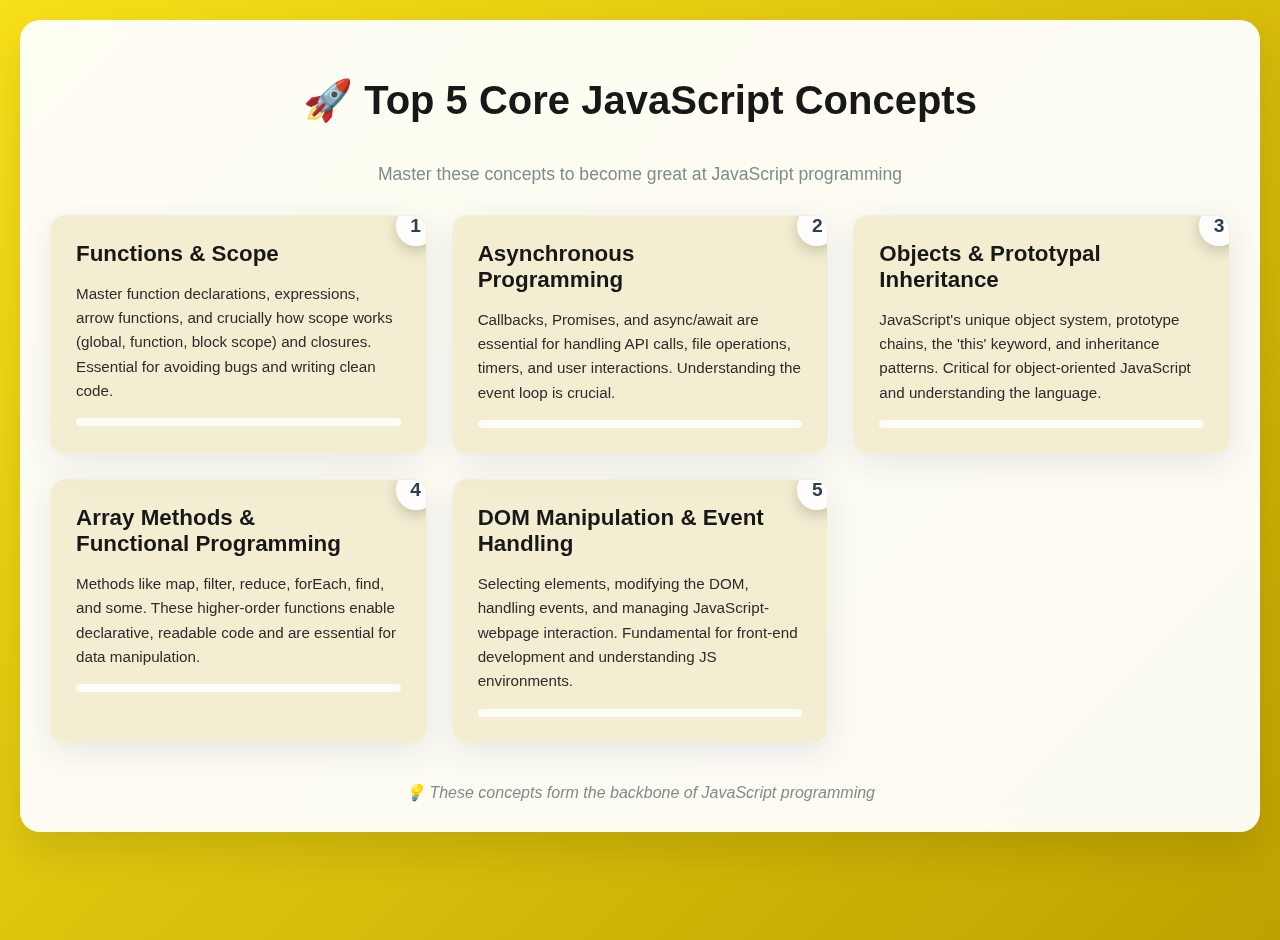
<file: index.html>
<!DOCTYPE html>
<html lang="en">

<head>
    <meta charset="UTF-8">
    <meta name="viewport" content="width=device-width, initial-scale=1.0">
    <title>Top 5 Core JavaScript Concepts</title>
    <style>
        body {
            font-family: 'Segoe UI', Tahoma, Geneva, Verdana, sans-serif;
            background: linear-gradient(135deg, #f7e018 0%, #bfa100 100%);
            /* JavaScript yellow gradient */
            margin: 0;
            padding: 20px;
            min-height: 100vh;
        }

        .container {
            max-width: 1200px;
            margin: 0 auto;
            background: rgba(255, 255, 255, 0.95);
            border-radius: 20px;
            padding: 30px;
            box-shadow: 0 20px 40px rgba(0, 0, 0, 0.1);
            backdrop-filter: blur(10px);
        }

        h1 {
            text-align: center;
            color: #181818;
            font-size: 2.5em;
            margin-bottom: 40px;
            /* Remove gradient for solid JS-like black */
            background: none;
            -webkit-background-clip: initial;
            -webkit-text-fill-color: initial;
            background-clip: initial;
        }

        .chart-container {
            display: grid;
            grid-template-columns: repeat(auto-fit, minmax(350px, 1fr));
            gap: 25px;
            margin-top: 30px;
        }

        .concept-card {
            background: rgba(191, 161, 0, 0.18);
            /* Darker JS yellow, more glossy/see-through */
            border-radius: 15px;
            padding: 25px;
            color: #181818;
            position: relative;
            overflow: hidden;
            box-shadow: 0 8px 32px 0 rgba(31, 38, 135, 0.10);
            backdrop-filter: blur(10px) saturate(120%);
            -webkit-backdrop-filter: blur(10px) saturate(120%);
            border: 1.5px solid rgba(255, 255, 255, 0.13);
            transition: transform 0.3s ease, box-shadow 0.3s ease, background 0.3s;
            cursor: pointer;
        }

        .concept-card:nth-child(1),
        .concept-card:nth-child(2),
        .concept-card:nth-child(3),
        .concept-card:nth-child(4),
        .concept-card:nth-child(5) {
            background: rgba(191, 161, 0, 0.18) !important;
            color: #181818 !important;
        }

        .concept-card:hover {
            background: rgba(191, 161, 0, 0.32) !important;
            transform: translateY(-10px) scale(1.02);
            box-shadow: 0 20px 40px rgba(31, 38, 135, 0.16);
        }

        .concept-card .concept-title {
            color: #181818;
        }

        .concept-card .concept-description {
            color: #222;
        }

        .concept-card:hover {
            transform: translateY(-10px) scale(1.02);
            box-shadow: 0 20px 40px rgba(0, 0, 0, 0.2);
        }

        .concept-card::before {
            content: '';
            position: absolute;
            top: -50%;
            left: -50%;
            width: 200%;
            height: 200%;
            background: linear-gradient(45deg, transparent, rgba(255, 255, 255, 0.1), transparent);
            transform: rotate(45deg);
            transition: all 0.5s;
            opacity: 0;
        }

        .concept-card:hover::before {
            animation: shine 0.5s ease-in-out;
        }

        @keyframes shine {
            0% {
                transform: translateX(-100%) translateY(-100%) rotate(45deg);
                opacity: 0;
            }

            50% {
                opacity: 1;
            }

            100% {
                transform: translateX(100%) translateY(100%) rotate(45deg);
                opacity: 0;
            }
        }

        .rank {
            position: absolute;
            top: -10px;
            right: -10px;
            background: rgba(255, 255, 255, 0.9);
            color: #2c3e50;
            width: 40px;
            height: 40px;
            border-radius: 50%;
            display: flex;
            align-items: center;
            justify-content: center;
            font-weight: bold;
            font-size: 1.2em;
            box-shadow: 0 5px 15px rgba(0, 0, 0, 0.2);
        }

        .concept-title {
            font-size: 1.4em;
            font-weight: bold;
            margin-bottom: 15px;
            padding-right: 30px;
        }

        .concept-description {
            font-size: 0.95em;
            line-height: 1.6;
            opacity: 0.95;
        }

        .importance-bar {
            width: 100%;
            height: 8px;
            background: rgba(255, 255, 255, 0.3);
            border-radius: 4px;
            margin-top: 15px;
            overflow: hidden;
        }

        .importance-fill {
            height: 100%;
            background: rgba(255, 255, 255, 0.8);
            border-radius: 4px;
            animation: fillBar 2s ease-out;
        }

        @keyframes fillBar {
            0% {
                width: 0%;
            }

            100% {
                width: var(--fill-width);
            }
        }

        .footer {
            text-align: center;
            margin-top: 40px;
            color: #7f8c8d;
            font-style: italic;
        }
    </style>
</head>

<body>
    <div class="container">
        <h1>🚀 Top 5 Core JavaScript Concepts</h1>
        <p style="text-align: center; color: #7f8c8d; font-size: 1.1em; margin-bottom: 30px;">
            Master these concepts to become great at JavaScript programming
        </p>

        <div class="chart-container">
            <div class="concept-card">
                <div class="rank">1</div>
                <div class="concept-title">Functions & Scope</div>
                <div class="concept-description">
                    Master function declarations, expressions, arrow functions, and crucially how scope works (global,
                    function, block scope) and closures. Essential for avoiding bugs and writing clean code.
                </div>
                <div class="importance-bar">
                    <div class="importance-fill" style="--fill-width: 100%;"></div>
                </div>
            </div>

            <div class="concept-card">
                <div class="rank">2</div>
                <div class="concept-title">Asynchronous Programming</div>
                <div class="concept-description">
                    Callbacks, Promises, and async/await are essential for handling API calls, file operations, timers,
                    and user interactions. Understanding the event loop is crucial.
                </div>
                <div class="importance-bar">
                    <div class="importance-fill" style="--fill-width: 95%;"></div>
                </div>
            </div>

            <div class="concept-card">
                <div class="rank">3</div>
                <div class="concept-title">Objects & Prototypal Inheritance</div>
                <div class="concept-description">
                    JavaScript's unique object system, prototype chains, the 'this' keyword, and inheritance patterns.
                    Critical for object-oriented JavaScript and understanding the language.
                </div>
                <div class="importance-bar">
                    <div class="importance-fill" style="--fill-width: 90%;"></div>
                </div>
            </div>

            <div class="concept-card">
                <div class="rank">4</div>
                <div class="concept-title">Array Methods & Functional Programming</div>
                <div class="concept-description">
                    Methods like map, filter, reduce, forEach, find, and some. These higher-order functions enable
                    declarative, readable code and are essential for data manipulation.
                </div>
                <div class="importance-bar">
                    <div class="importance-fill" style="--fill-width: 85%;"></div>
                </div>
            </div>

            <div class="concept-card">
                <div class="rank">5</div>
                <div class="concept-title">DOM Manipulation & Event Handling</div>
                <div class="concept-description">
                    Selecting elements, modifying the DOM, handling events, and managing JavaScript-webpage interaction.
                    Fundamental for front-end development and understanding JS environments.
                </div>
                <div class="importance-bar">
                    <div class="importance-fill" style="--fill-width: 80%;"></div>
                </div>
            </div>
        </div>

        <div class="footer">
            💡 These concepts form the backbone of JavaScript programming
        </div>
    </div>
</body>

</html>
</file>
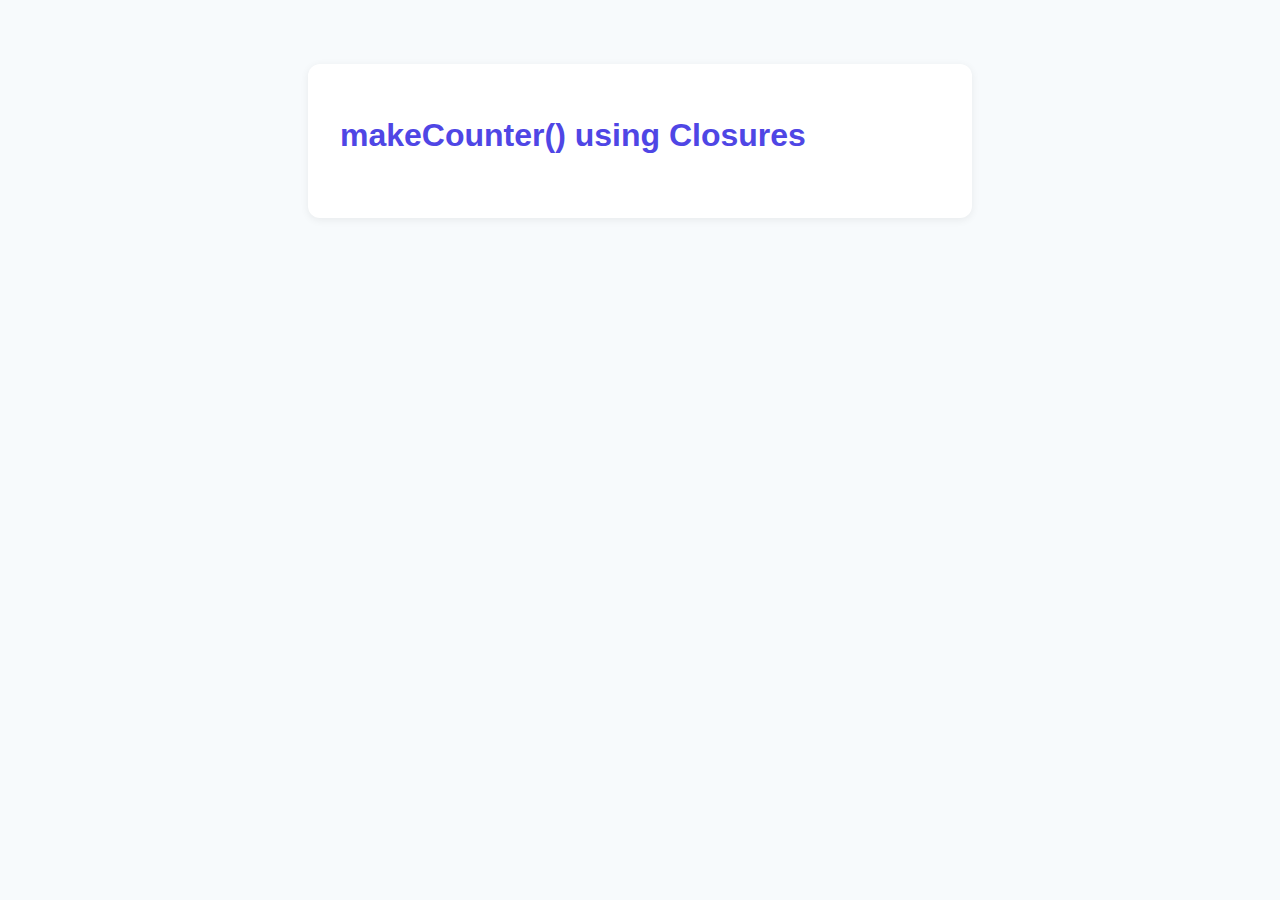
<file: Closures-scope/Make-counter/index.html>
<!DOCTYPE html>
<html lang="en">
<head>
  <meta charset="UTF-8">
  <meta name="viewport" content="width=device-width, initial-scale=1.0">
  <title>makeCounter() using Closures</title>
  <style>
    body { font-family: 'Segoe UI', sans-serif; background: #f7fafc; margin: 0; padding: 2em; }
    .container { background: #fff; border-radius: 12px; box-shadow: 0 2px 8px #0001; max-width: 600px; margin: 2em auto; padding: 2em; }
    h1 { color: #4f46e5; }
    .exercise { margin-bottom: 2em; }
    button { background: #4f46e5; color: #fff; border: none; border-radius: 6px; padding: 0.5em 1em; cursor: pointer; }
    button:hover { background: #3730a3; }
    .output { margin-top: 1em; color: #333; }
  </style>
</head>
<body>
  <div class="container">
    <h1>makeCounter() using Closures</h1>
    <div class="exercise">
      <!-- JS goes here -->
    </div>
  </div>
  <script>
    // Write your makeCounter closure code here!
  </script>
</body>
</html>
</file>
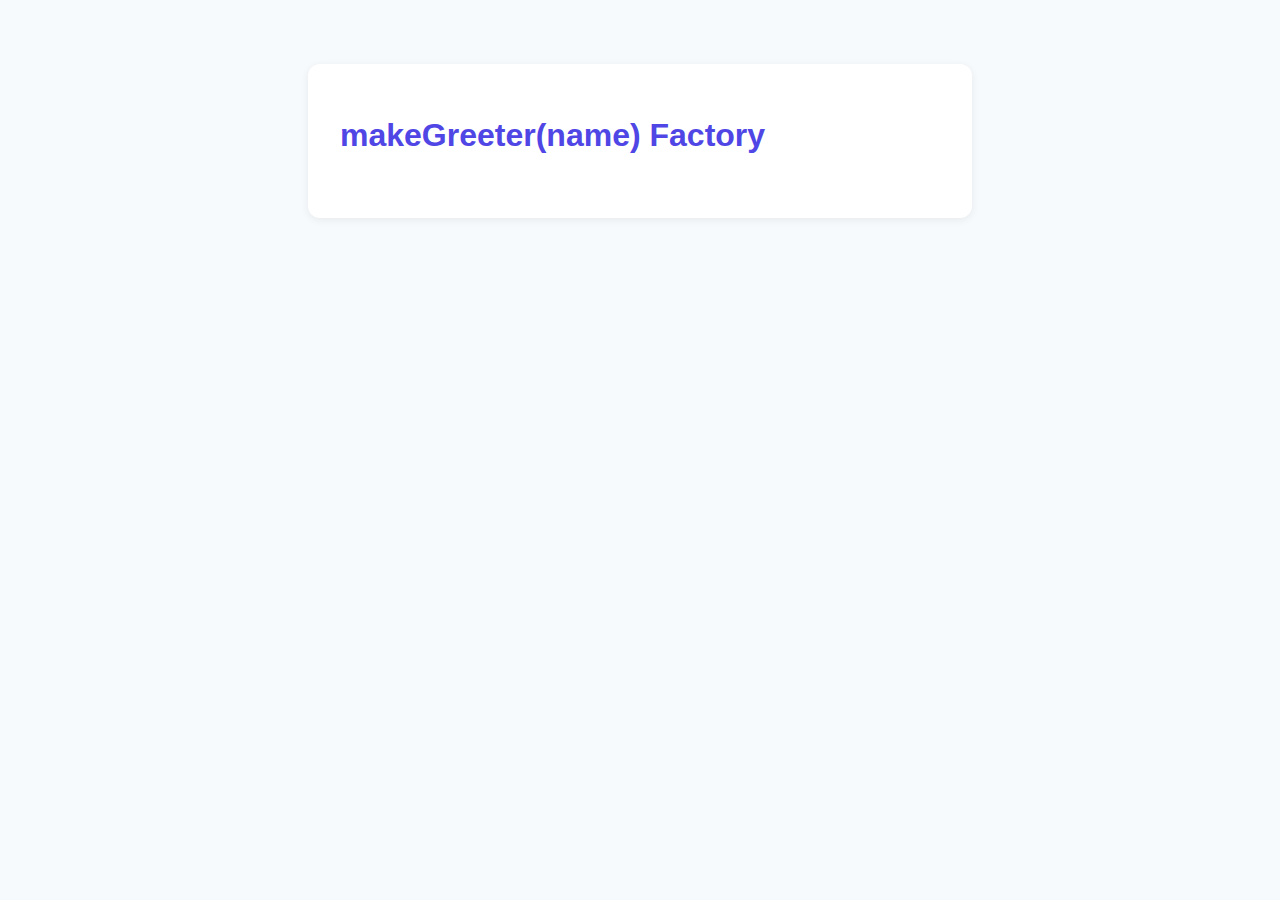
<file: Closures-scope/Make-greeter/index.html>
<!DOCTYPE html>
<html lang="en">
<head>
  <meta charset="UTF-8">
  <meta name="viewport" content="width=device-width, initial-scale=1.0">
  <title>makeGreeter(name) Factory</title>
  <style>
    body { font-family: 'Segoe UI', sans-serif; background: #f7fafc; margin: 0; padding: 2em; }
    .container { background: #fff; border-radius: 12px; box-shadow: 0 2px 8px #0001; max-width: 600px; margin: 2em auto; padding: 2em; }
    h1 { color: #4f46e5; }
    .exercise { margin-bottom: 2em; }
    button { background: #4f46e5; color: #fff; border: none; border-radius: 6px; padding: 0.5em 1em; cursor: pointer; }
    button:hover { background: #3730a3; }
    .output { margin-top: 1em; color: #333; }
  </style>
</head>
<body>
  <div class="container">
    <h1>makeGreeter(name) Factory</h1>
    <div class="exercise">
      <!-- JS goes here -->
    </div>
  </div>
  <script>
    // Write your makeGreeter factory code here!
  </script>
</body>
</html>
</file>
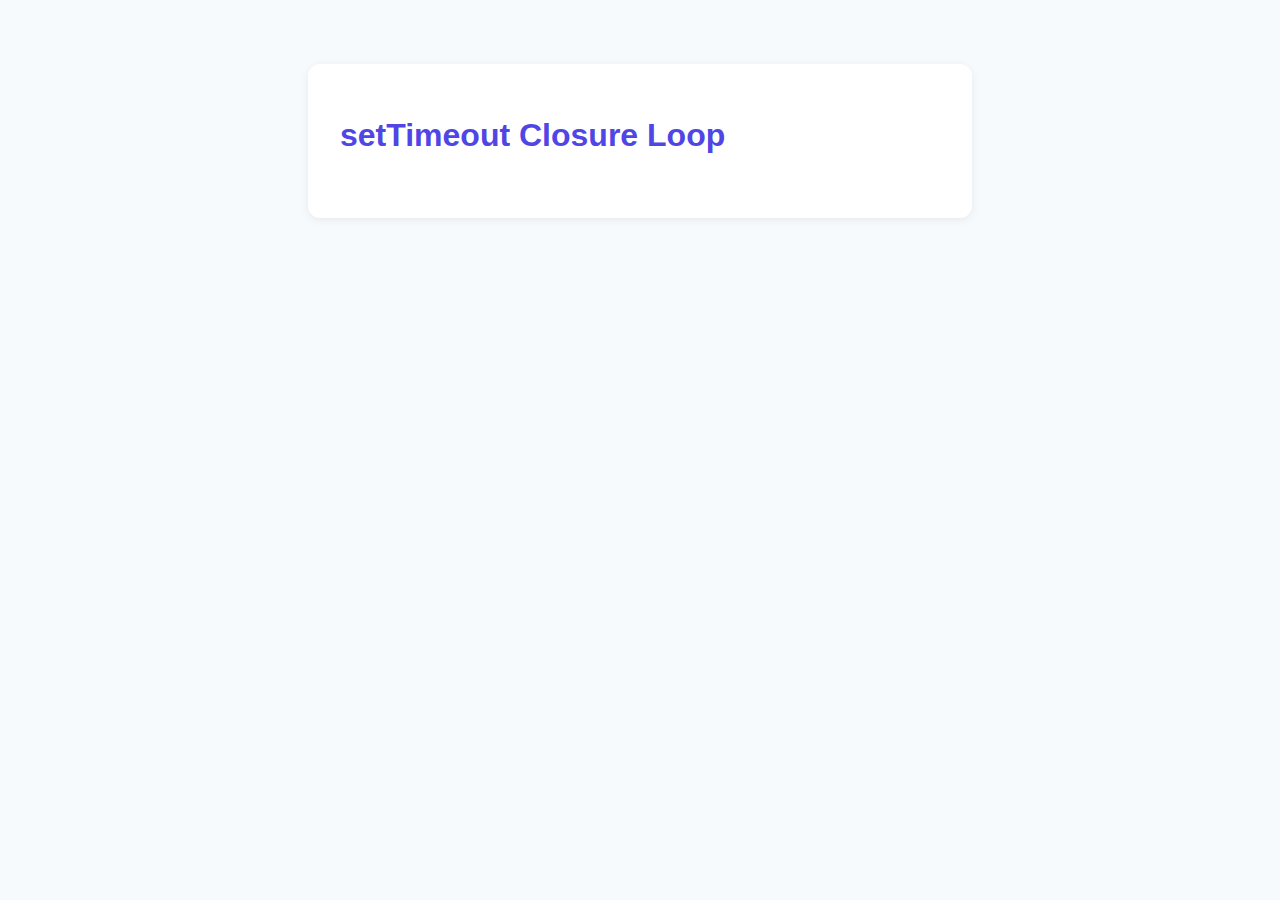
<file: Closures-scope/SetTimeout-closure/index.html>
<!DOCTYPE html>
<html lang="en">
<head>
  <meta charset="UTF-8">
  <meta name="viewport" content="width=device-width, initial-scale=1.0">
  <title>setTimeout Closure Loop</title>
  <style>
    body { font-family: 'Segoe UI', sans-serif; background: #f7fafc; margin: 0; padding: 2em; }
    .container { background: #fff; border-radius: 12px; box-shadow: 0 2px 8px #0001; max-width: 600px; margin: 2em auto; padding: 2em; }
    h1 { color: #4f46e5; }
    .exercise { margin-bottom: 2em; }
    button { background: #4f46e5; color: #fff; border: none; border-radius: 6px; padding: 0.5em 1em; cursor: pointer; }
    button:hover { background: #3730a3; }
    .output { margin-top: 1em; color: #333; }
  </style>
</head>
<body>
  <div class="container">
    <h1>setTimeout Closure Loop</h1>
    <div class="exercise">
      <!-- JS goes here -->
    </div>
  </div>
  <script>
    // Write your setTimeout closure code here!
  </script>
</body>
</html>
</file>
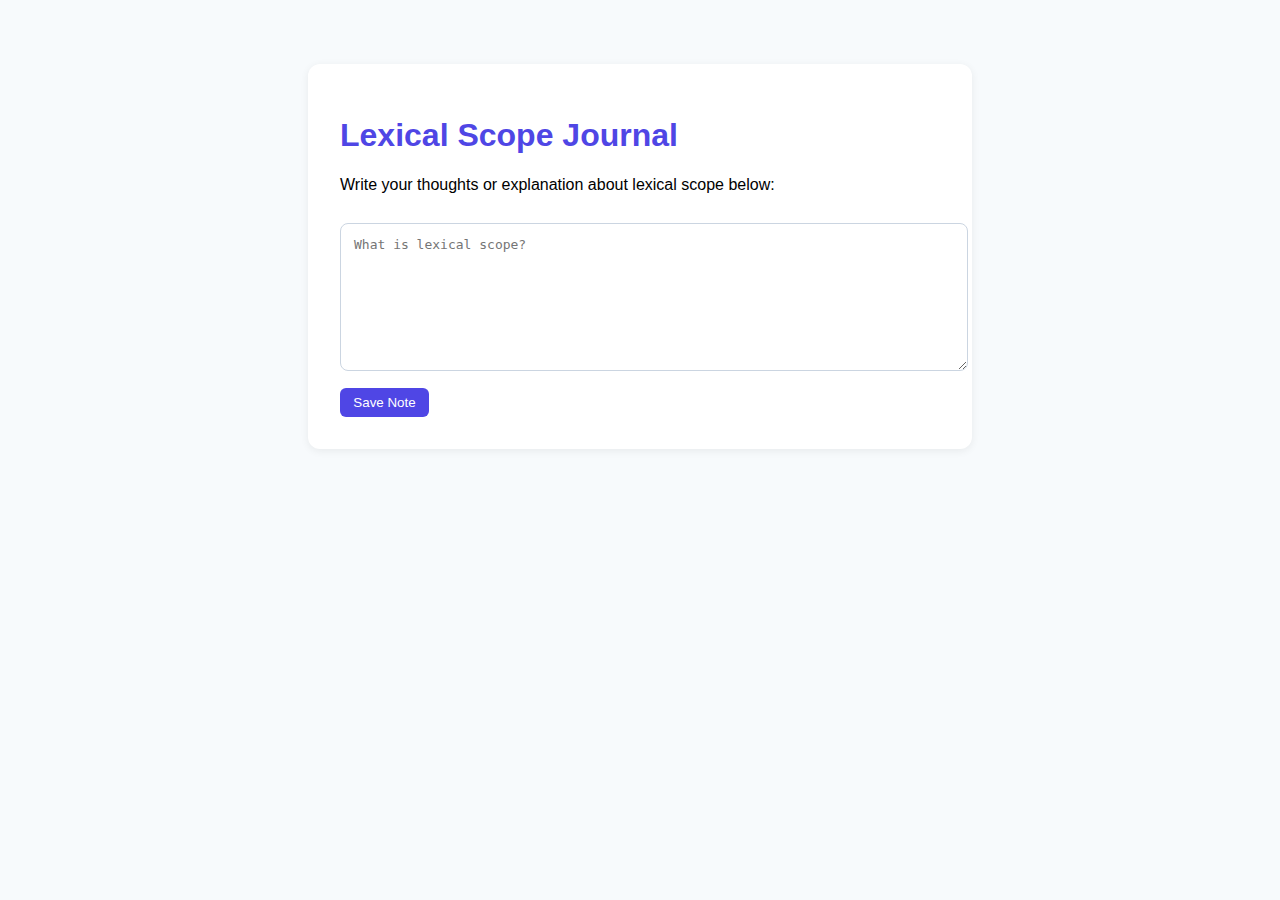
<file: concepts/closures-scope/lexical-scope-journal/index.html>
<!DOCTYPE html>
<html lang="en">

<head>
    <meta charset="UTF-8">
    <meta name="viewport" content="width=device-width, initial-scale=1.0">
    <title>Lexical Scope Journal</title>
    <style>
        body {
            font-family: 'Segoe UI', sans-serif;
            background: #f7fafc;
            margin: 0;
            padding: 2em;
        }

        .container {
            background: #fff;
            border-radius: 12px;
            box-shadow: 0 2px 8px #0001;
            max-width: 600px;
            margin: 2em auto;
            padding: 2em;
        }

        h1 {
            color: #4f46e5;
        }

        textarea {
            width: 100%;
            min-height: 120px;
            border-radius: 8px;
            border: 1px solid #cbd5e1;
            padding: 1em;
            font-size: 1em;
            margin-top: 1em;
        }

        button {
            background: #4f46e5;
            color: #fff;
            border: none;
            border-radius: 6px;
            padding: 0.5em 1em;
            cursor: pointer;
            margin-top: 1em;
        }

        button:hover {
            background: #3730a3;
        }
    </style>
</head>

<body>
    <div class="container">
        <h1>Lexical Scope Journal</h1>
        <p>Write your thoughts or explanation about lexical scope below:</p>
        <textarea placeholder="What is lexical scope?"></textarea>
        <button>Save Note</button>
    </div>
    <script>
        // Optionally, add JS to save or display the note
    </script>
</body>

</html>
</file>
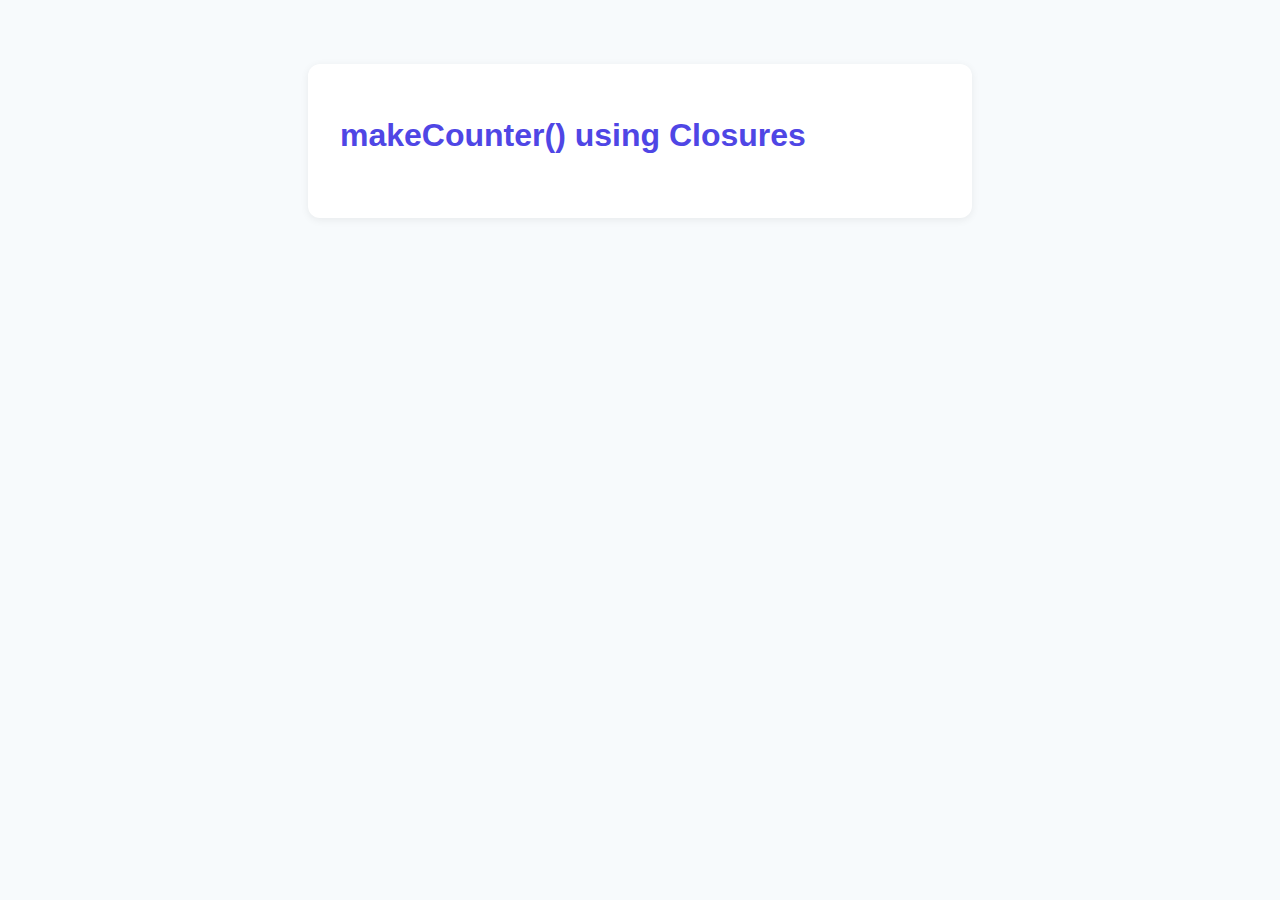
<file: concepts/closures-scope/make-counter/index.html>
<!DOCTYPE html>
<html lang="en">

<head>
    <meta charset="UTF-8">
    <meta name="viewport" content="width=device-width, initial-scale=1.0">
    <title>makeCounter() using Closures</title>
    <style>
        body {
            font-family: 'Segoe UI', sans-serif;
            background: #f7fafc;
            margin: 0;
            padding: 2em;
        }

        .container {
            background: #fff;
            border-radius: 12px;
            box-shadow: 0 2px 8px #0001;
            max-width: 600px;
            margin: 2em auto;
            padding: 2em;
        }

        h1 {
            color: #4f46e5;
        }

        .exercise {
            margin-bottom: 2em;
        }

        button {
            background: #4f46e5;
            color: #fff;
            border: none;
            border-radius: 6px;
            padding: 0.5em 1em;
            cursor: pointer;
        }

        button:hover {
            background: #3730a3;
        }

        .output {
            margin-top: 1em;
            color: #333;
        }
    </style>
</head>

<body>
    <div class="container">
        <h1>makeCounter() using Closures</h1>
        <div class="exercise">
            <!-- JS goes here -->
        </div>
    </div>
    <script>
        // Write your makeCounter closure code here!
    </script>
</body>

</html>
</file>
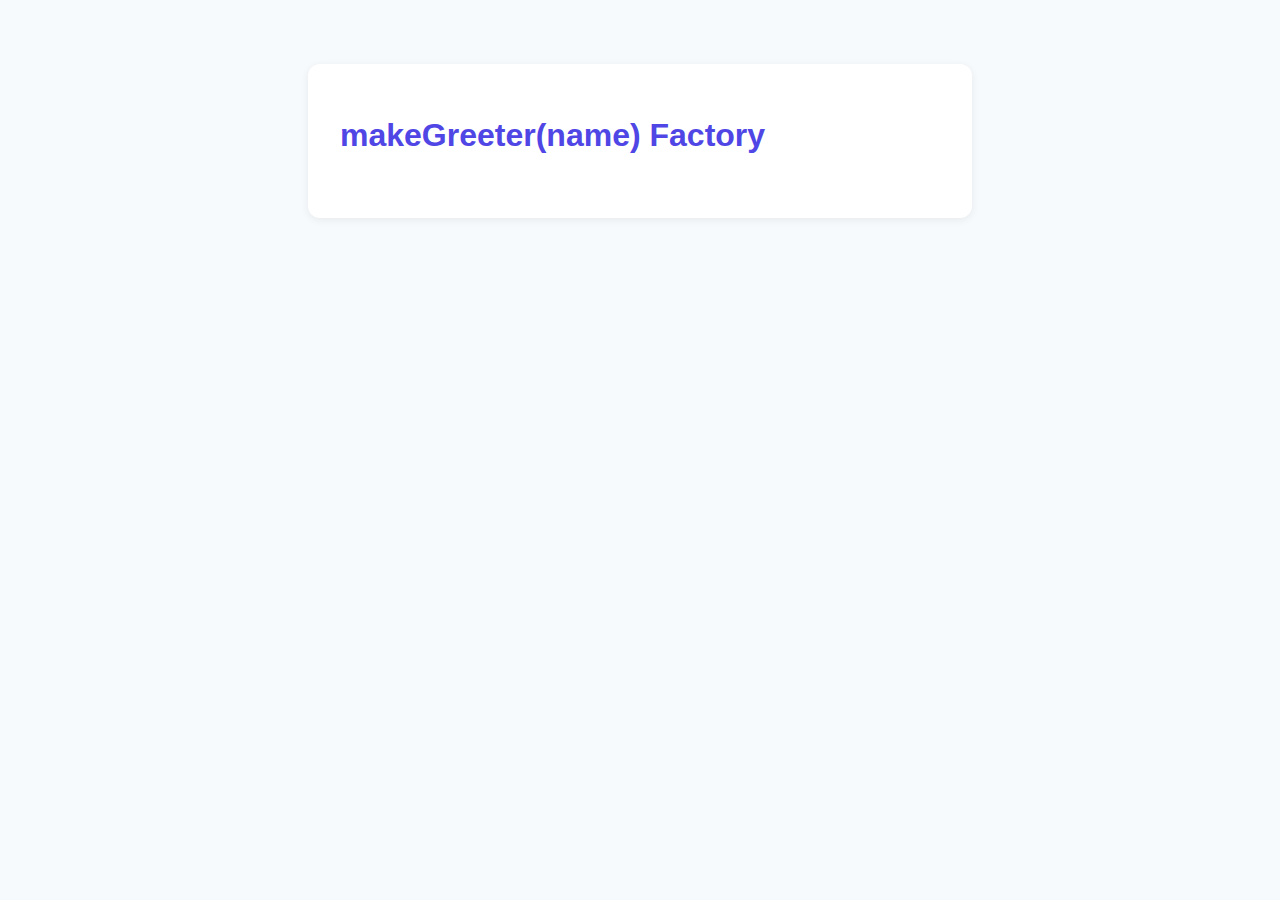
<file: concepts/closures-scope/make-greeter/index.html>
<!DOCTYPE html>
<html lang="en">

<head>
    <meta charset="UTF-8">
    <meta name="viewport" content="width=device-width, initial-scale=1.0">
    <title>makeGreeter(name) Factory</title>
    <style>
        body {
            font-family: 'Segoe UI', sans-serif;
            background: #f7fafc;
            margin: 0;
            padding: 2em;
        }

        .container {
            background: #fff;
            border-radius: 12px;
            box-shadow: 0 2px 8px #0001;
            max-width: 600px;
            margin: 2em auto;
            padding: 2em;
        }

        h1 {
            color: #4f46e5;
        }

        .exercise {
            margin-bottom: 2em;
        }

        button {
            background: #4f46e5;
            color: #fff;
            border: none;
            border-radius: 6px;
            padding: 0.5em 1em;
            cursor: pointer;
        }

        button:hover {
            background: #3730a3;
        }

        .output {
            margin-top: 1em;
            color: #333;
        }
    </style>
</head>

<body>
    <div class="container">
        <h1>makeGreeter(name) Factory</h1>
        <div class="exercise">
            <!-- JS goes here -->
        </div>
    </div>
    <script>
        // Write your makeGreeter factory code here!
    </script>
</body>

</html>
</file>
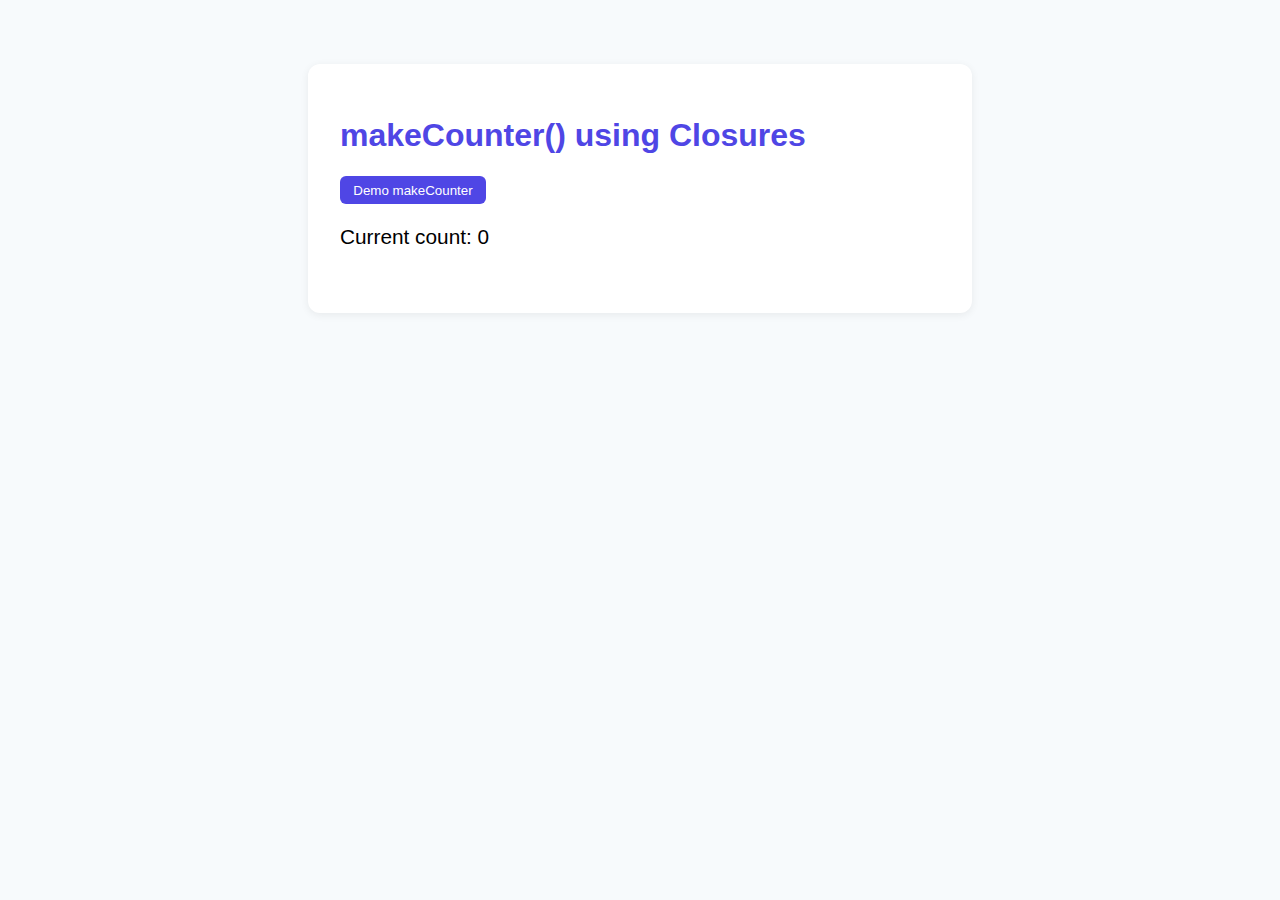
<file: Closures-scope/Make-counter/make-counter.html>
<!DOCTYPE html>
<html lang="en">

<head>
  <meta charset="UTF-8">
  <meta name="viewport" content="width=device-width, initial-scale=1.0">
  <title>makeCounter() using Closures</title>
  <link rel="stylesheet" href="make-counter.css">
</head>

<body>
  <div class="container">
    <h1>makeCounter() using Closures</h1>
    <div class="exercise">
      <button id="counter-btn">Demo makeCounter</button>
      <p id="counter-output">Current count: 0</p>
    </div>
  </div>
</body>
<script src="make-counter.js"></script>
</html>
</file>
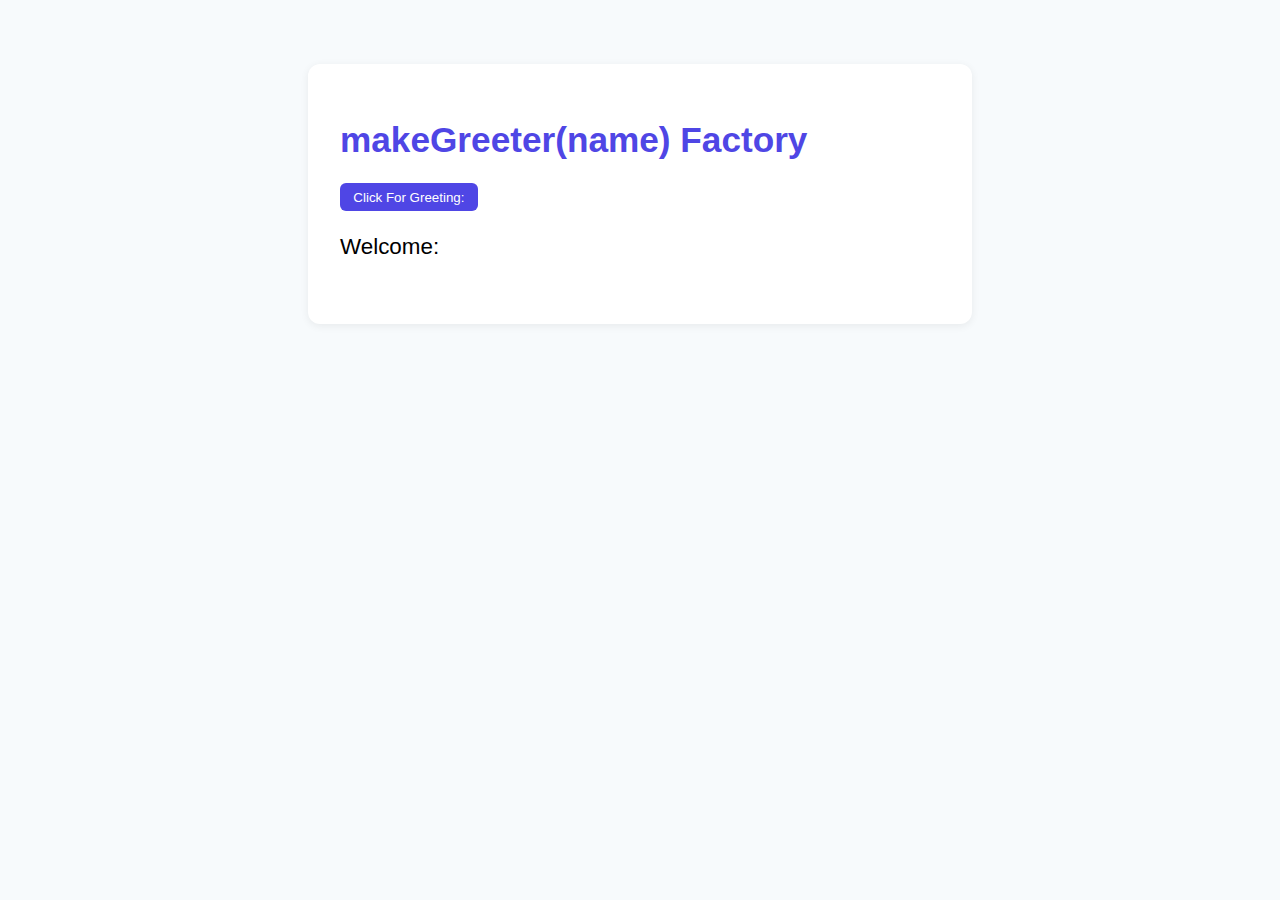
<file: Closures-scope/Make-greeter/make-greeter.html>
<!DOCTYPE html>
<html lang="en">

<head>
  <meta charset="UTF-8">
  <meta name="viewport" content="width=device-width, initial-scale=1.0">
  <title>makeGreeter(name) Factory</title>
  <link rel="stylesheet" href="make-greeter.css">
</head>

<body>
  <div class="container">
    <h1>makeGreeter(name) Factory</h1>
    <div class="exercise">
      <button id="greet-btn">Click For Greeting:</button> <!-- JS goes here -->
      <p id="welcome-message">Welcome: </p>
    </div>
  </div>
  <script src="make-greeter.js">
    // Write your makeGreeter factory code here!
  </script>
</body>

</html>
</file>
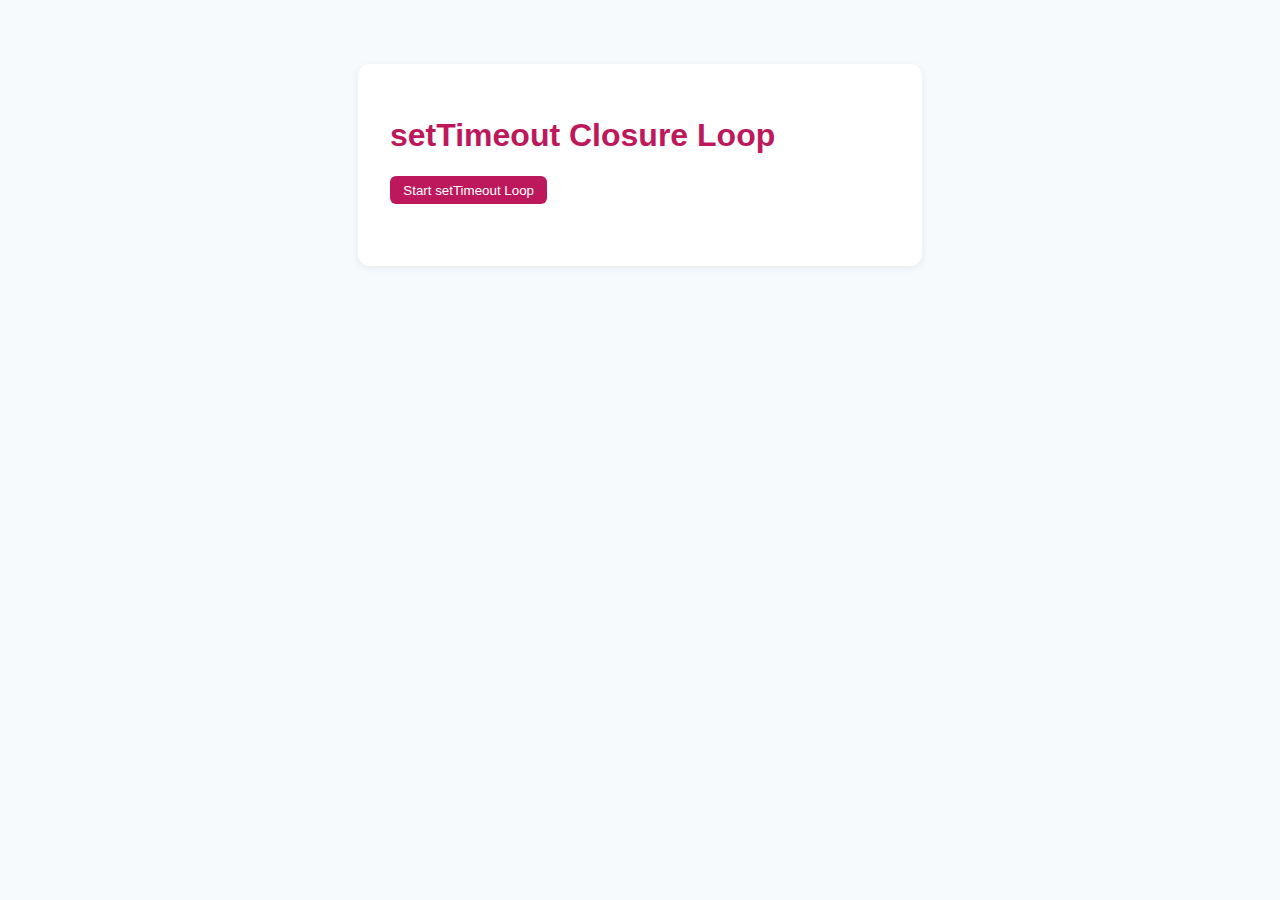
<file: concepts/closures-scope/settimeout-closure.html>
<!DOCTYPE html>
<html lang="en">

<head>
    <meta charset="UTF-8">
    <meta name="viewport" content="width=device-width, initial-scale=1.0">
    <title>setTimeout Closure Loop Demo</title>
    <style>
        body {
            font-family: 'Segoe UI', sans-serif;
            background: #f7fafc;
            margin: 0;
            padding: 2em;
        }

        .container {
            background: #fff;
            border-radius: 12px;
            box-shadow: 0 2px 8px #0001;
            max-width: 500px;
            margin: 2em auto;
            padding: 2em;
        }

        h1 {
            color: #be185d;
        }

        button {
            background: #be185d;
            color: #fff;
            border: none;
            border-radius: 6px;
            padding: 0.5em 1em;
            cursor: pointer;
            margin-bottom: 1em;
        }

        button:hover {
            background: #831843;
        }

        ul {
            padding-left: 1.2em;
        }

        li {
            margin-bottom: 0.5em;
        }
    </style>
</head>

<body>
    <div class="container">
        <h1>setTimeout Closure Loop</h1>
        <button id="start-loop">Start setTimeout Loop</button>
        <ul id="output"></ul>
    </div>
    <script src="settimeout-closure.js"></script>
</body>

</html>
</file>
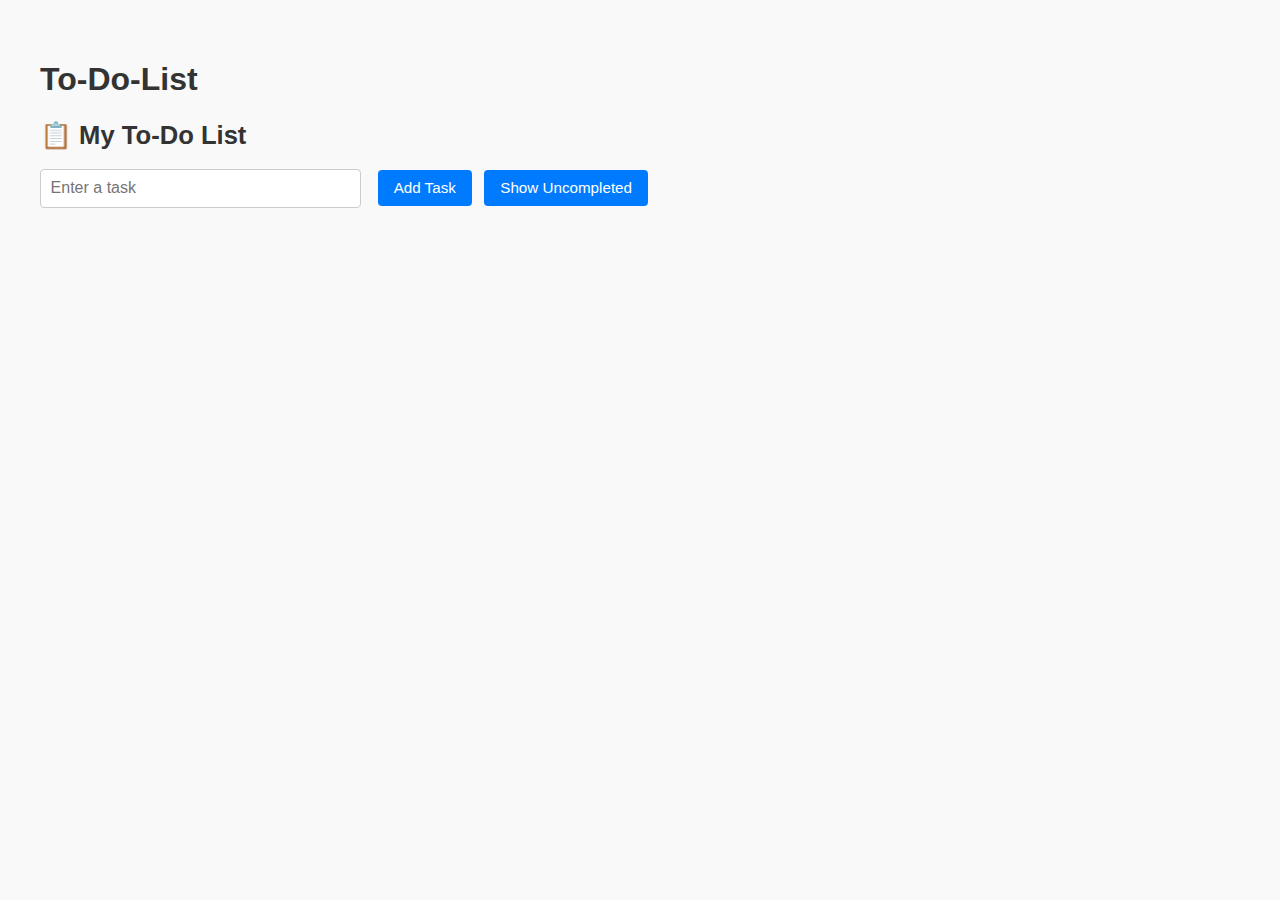
<file: concepts/DOM & Array Methods/dom-array-methods.html>
<!DOCTYPE html>
<html lang="en">
<head>
    <meta charset="UTF-8">
    <meta name="viewport" content="width=device-width, initial-scale=1.0">
    <title>DOM Array Methods Exercise</title>
</head>
<body>
<h1 class="app-title">To-Do-List</h1>
  <style>
    body {
      font-family: 'Segoe UI', Tahoma, Geneva, Verdana, sans-serif;
      background: #f9f9f9;
      padding: 2rem;
      color: #333;
    }

    h2 {
      font-size: 1.6rem;
      margin-bottom: 1rem;
    }

    input[type="text"] {
      padding: 0.6rem;
      width: 60%;
      max-width: 300px;
      font-size: 1rem;
      border: 1px solid #ccc;
      border-radius: 4px;
      margin-right: 0.5rem;
    }

    button {
      padding: 0.6rem 1rem;
      margin: 0.25rem;
      font-size: 0.95rem;
      border: none;
      border-radius: 4px;
      cursor: pointer;
      background-color: #007bff;
      color: white;
    }

    button:hover {
      background-color: #0056b3;
    }

    ul {
      list-style: none;
      padding-left: 0;
      margin-top: 1rem;
    }

    li {
      background: white;
      padding: 0.6rem 1rem;
      border: 1px solid #ddd;
      margin-bottom: 0.5rem;
      border-radius: 4px;
      cursor: pointer;
      display: flex;
      justify-content: space-between;
      align-items: center;
    }

    li:hover {
      background-color: #f0f8ff;
    }

    .completed {
      text-decoration: line-through;
      color: gray;
    }

    .icon {
      font-size: 1.1rem;
      margin-left: 0.5rem;
      cursor: pointer;
    }
  </style>
</head>
<body>
  <h2>📋 My To-Do List</h2>
  <input type="text" id="taskInput" placeholder="Enter a task" />
  <button  id="addBtn">Add Task</button>
  <button id="filterBtn">Show Uncompleted</button>
  <ul id="taskList"></ul>
<script src="dom-array-methods.js"></script>
</body>
</html>
</file>
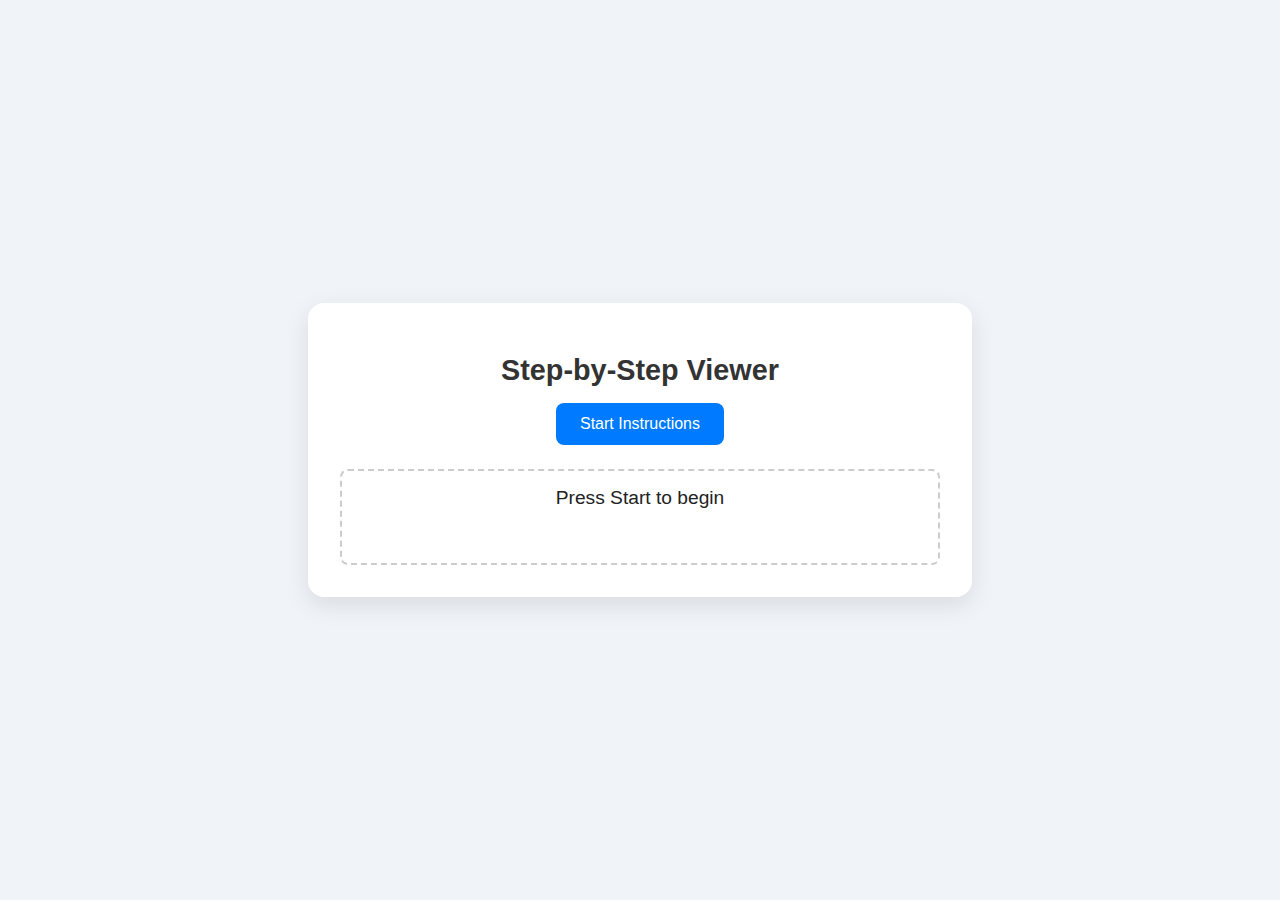
<file: Closures-scope/settimeout-closure/step-by-step-dom/step-by-step-dom.html>
<!DOCTYPE html>
<html lang="en">
<head>
  <meta charset="UTF-8" />
  <meta name="viewport" content="width=device-width, initial-scale=1.0"/>
  <title>Step Viewer</title>
  <link rel="stylesheet" href="step-by-step-dom.css" />
</head>
<body>
  <div class="container">
    <h1>Step-by-Step Viewer</h1>
    <button id="startBtn">Start Instructions</button>
    <div id="stepBox" class="step-box">Press Start to begin</div>
  </div>
  <script src="step-by-step-dom.js"></script>
</body>
</html>
</file>
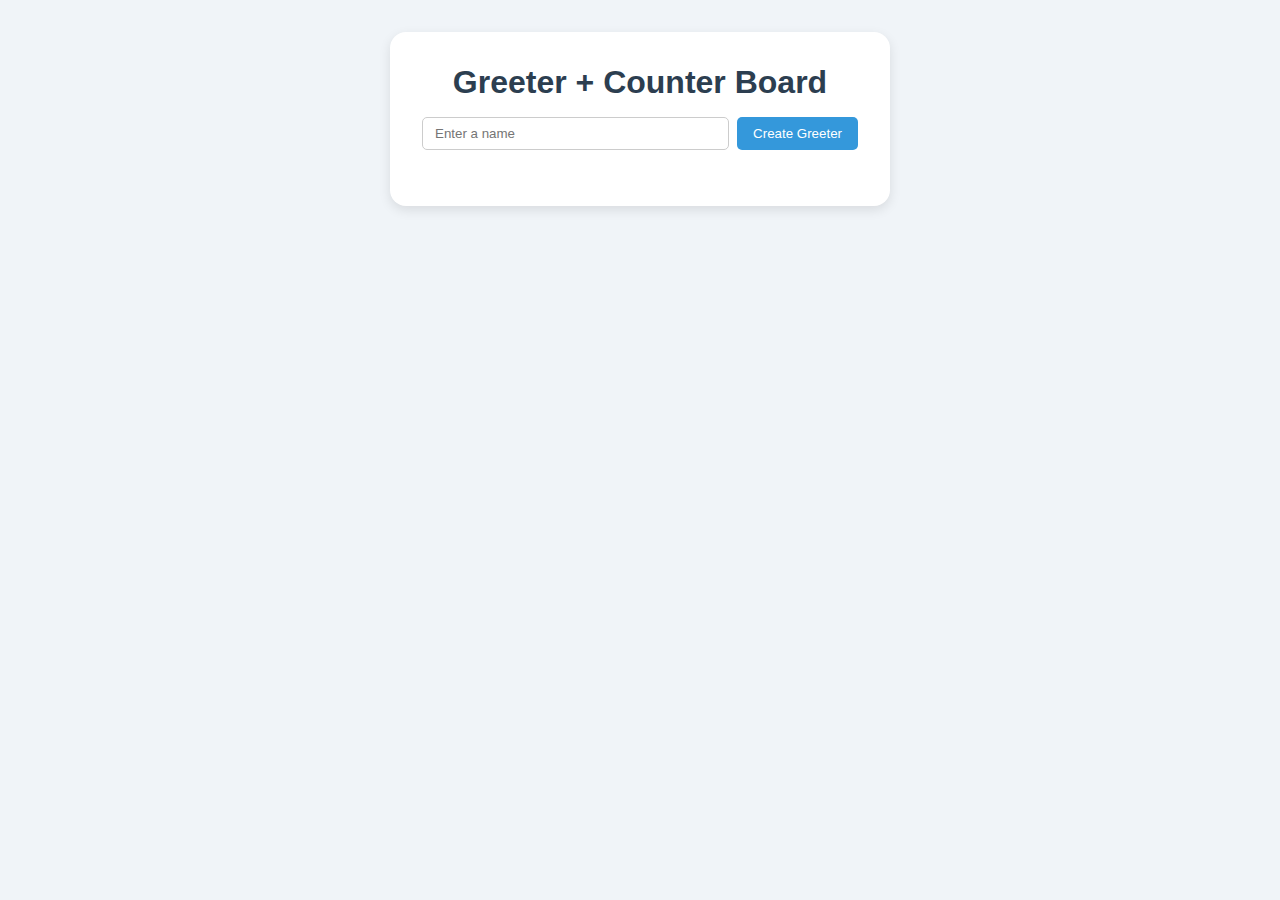
<file: concepts/Closures-scope/Greeter+Counter-Exercise/greeter-counter.html>
<!DOCTYPE html>
<html lang="en">
<head>
  <meta charset="UTF-8" />
  <meta name="viewport" content="width=device-width, initial-scale=1.0"/>
  <title>Greeter + Counter Board</title>
  <link rel="stylesheet" href="greeter-counter.css" />
</head>
<body>
  <main class="container">
    <h1>Greeter + Counter Board</h1>

    <div class="input-group">
      <input type="text" id="nameInput" placeholder="Enter a name" />
      <button id="createBtn">Create Greeter</button>
    </div>

    <div id="greeterList" class="greeter-list"></div>
  </main>

  <script src="greeter-counter.js"></script>
</body>
</html>
</file>
<file: Closures-scope/Make-counter/make-counter.css>
body {
  font-family: "Segoe UI", sans-serif;
  background: #f7fafc;
  margin: 0;
  padding: 2em;
}

.container {
  background: #fff;
  border-radius: 12px;
  box-shadow: 0 2px 8px #0001;
  max-width: 600px;
  margin: 2em auto;
  padding: 2em;
}

h1 {
  color: #4f46e5;
}

.exercise {
  margin-bottom: 2em;
}

button {
  background: #4f46e5;
  color: #fff;
  border: none;
  border-radius: 6px;
  padding: 0.5em 1em;
  cursor: pointer;
  transition: background 0.2s, transform 0.1s;
}

button:hover {
  background: #3730a3;
}

button:active {
  background: #312e81;
  transform: scale(0.96);
}

#counter-output {
  font-size: 1.3em;
}
</file>
<file: Closures-scope/Make-greeter/make-greeter.css>
body {
  font-family: "Segoe UI", sans-serif;
  background: #f7fafc;
  margin: 0;
  padding: 2em;
}
.container {
  background: #fff;
  border-radius: 12px;
  box-shadow: 0 2px 8px #0001;
  max-width: 600px;
  margin: 2em auto;
  padding: 2em;
}
h1 {
  color: #4f46e5;
  font-size: 2.2em;
}
.exercise {
  margin-bottom: 2em;
}
button {
  background: #4f46e5;
  color: #fff;
  border: none;
  border-radius: 6px;
  padding: 0.5em 1em;
  cursor: pointer;
}
button:hover {
  background: #3730a3;
}
.output {
  margin-top: 1em;
  color: #333;
  font-size: 1.4em;
  font-weight: 500;
}
p#welcome-message {
  font-size: 1.4em;
  font-weight: 500;
}
</file>
<file: Closures-scope/settimeout-closure/step-by-step-dom/step-by-step-dom.css>
/* style.css */
body {
  margin: 0;
  font-family: 'Segoe UI', Tahoma, Geneva, Verdana, sans-serif;
  background: #f0f4f8;
  display: flex;
  justify-content: center;
  align-items: center;
  min-height: 100vh;
}

.container {
  background: #ffffff;
  padding: 2rem;
  border-radius: 1rem;
  box-shadow: 0 8px 24px rgba(0, 0, 0, 0.1);
  text-align: center;
  max-width: 600px;
  width: 90%;
}

h1 {
  margin-bottom: 1rem;
  color: #333;
  font-size: 1.8rem;
}

button {
  background-color: #007bff;
  color: #fff;
  border: none;
  padding: 0.75rem 1.5rem;
  border-radius: 0.5rem;
  font-size: 1rem;
  cursor: pointer;
  transition: background-color 0.3s ease;
}

button:hover {
  background-color: #0056b3;
}

.step-box {
  margin-top: 1.5rem;
  font-size: 1.2rem;
  color: #222;
  padding: 1rem;
  border: 2px dashed #ccc;
  border-radius: 8px;
  min-height: 60px;
  transition: all 0.3s ease-in-out;
}

@media (max-width: 500px) {
  .container {
    padding: 1.25rem;
  }

  h1 {
    font-size: 1.5rem;
  }

  button {
    width: 100%;
    font-size: 1rem;
  }

  .step-box {
    font-size: 1rem;
    padding: 0.8rem;
  }
}
</file>
<file: concepts/Closures-scope/Greeter+Counter-Exercise/greeter-counter.css>
/* Reset + Base */
* {
  margin: 0;
  padding: 0;
  box-sizing: border-box;
}

body {
  font-family: "Segoe UI", Tahoma, Geneva, Verdana, sans-serif;
  background-color: #f0f4f8;
  color: #333;
  display: flex;
  justify-content: center;
  align-items: flex-start;
  min-height: 100vh;
  padding: 2rem;
}

.container {
  background: #fff;
  padding: 2rem;
  border-radius: 1rem;
  box-shadow: 0 4px 12px rgba(0, 0, 0, 0.1);
  width: 100%;
  max-width: 500px;
}

h1 {
  margin-bottom: 1rem;
  text-align: center;
  color: #2c3e50;
}

.input-group {
  display: flex;
  gap: 0.5rem;
  margin-bottom: 1.5rem;
}

input[type="text"] {
  flex: 1;
  padding: 0.5rem 0.75rem;
  border-radius: 5px;
  border: 1px solid #ccc;
}

button {
  background-color: #3498db;
  color: white;
  padding: 0.5rem 1rem;
  border: none;
  border-radius: 5px;
  cursor: pointer;
}

button:hover {
  background-color: #2980b9;
}

.greeter-list {
  display: flex;
  flex-direction: column;
  gap: 1rem;
}

.greeter-item {
  border: 1px solid #ddd;
  padding: 1rem;
  border-radius: 8px;
  background-color: #f9f9f9;
}

.greeter-item p {
  margin-bottom: 0.5rem;
  font-weight: 500;
}

.greeter-item .btn-group {
  display: flex;
  gap: 0.5rem;
  flex-wrap: wrap;
}

@media (max-width: 480px) {
  .input-group {
    flex-direction: column;
  }

  .btn-group {
    flex-direction: column;
  }
}
</file>
